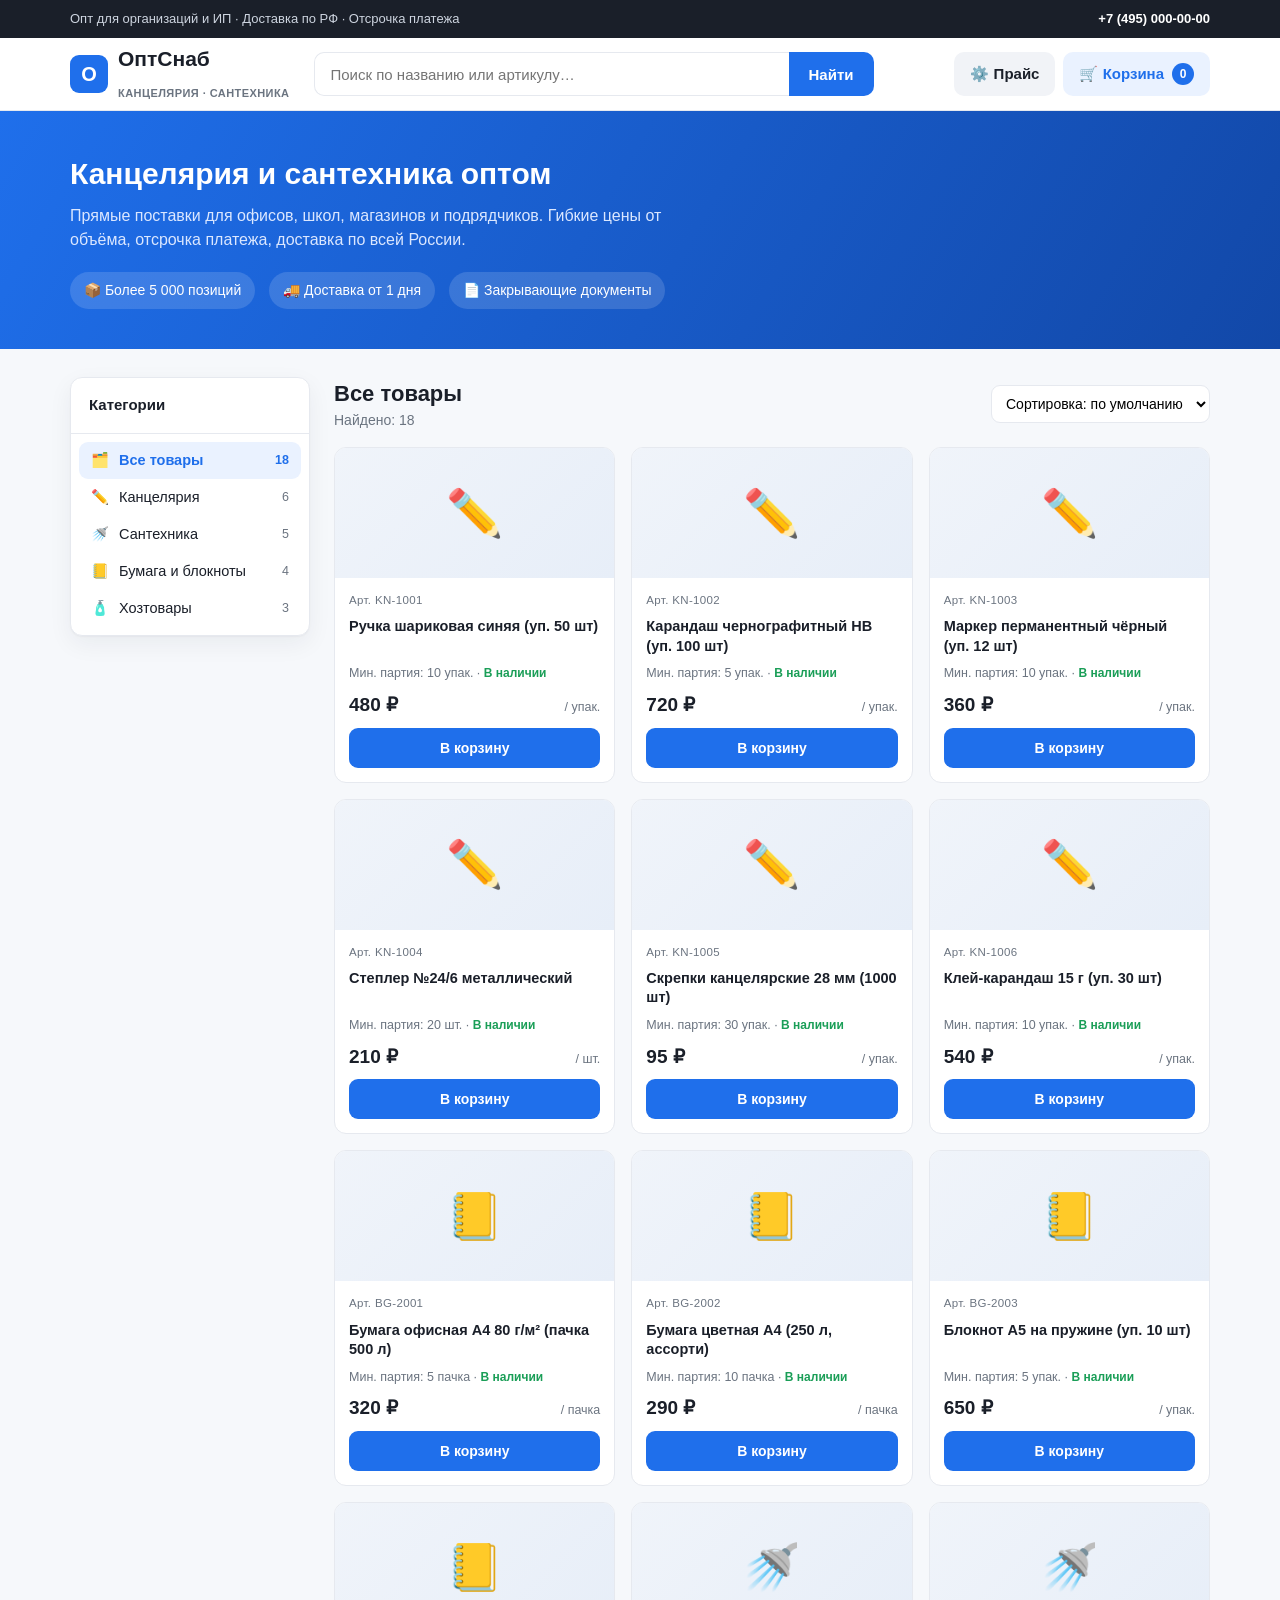
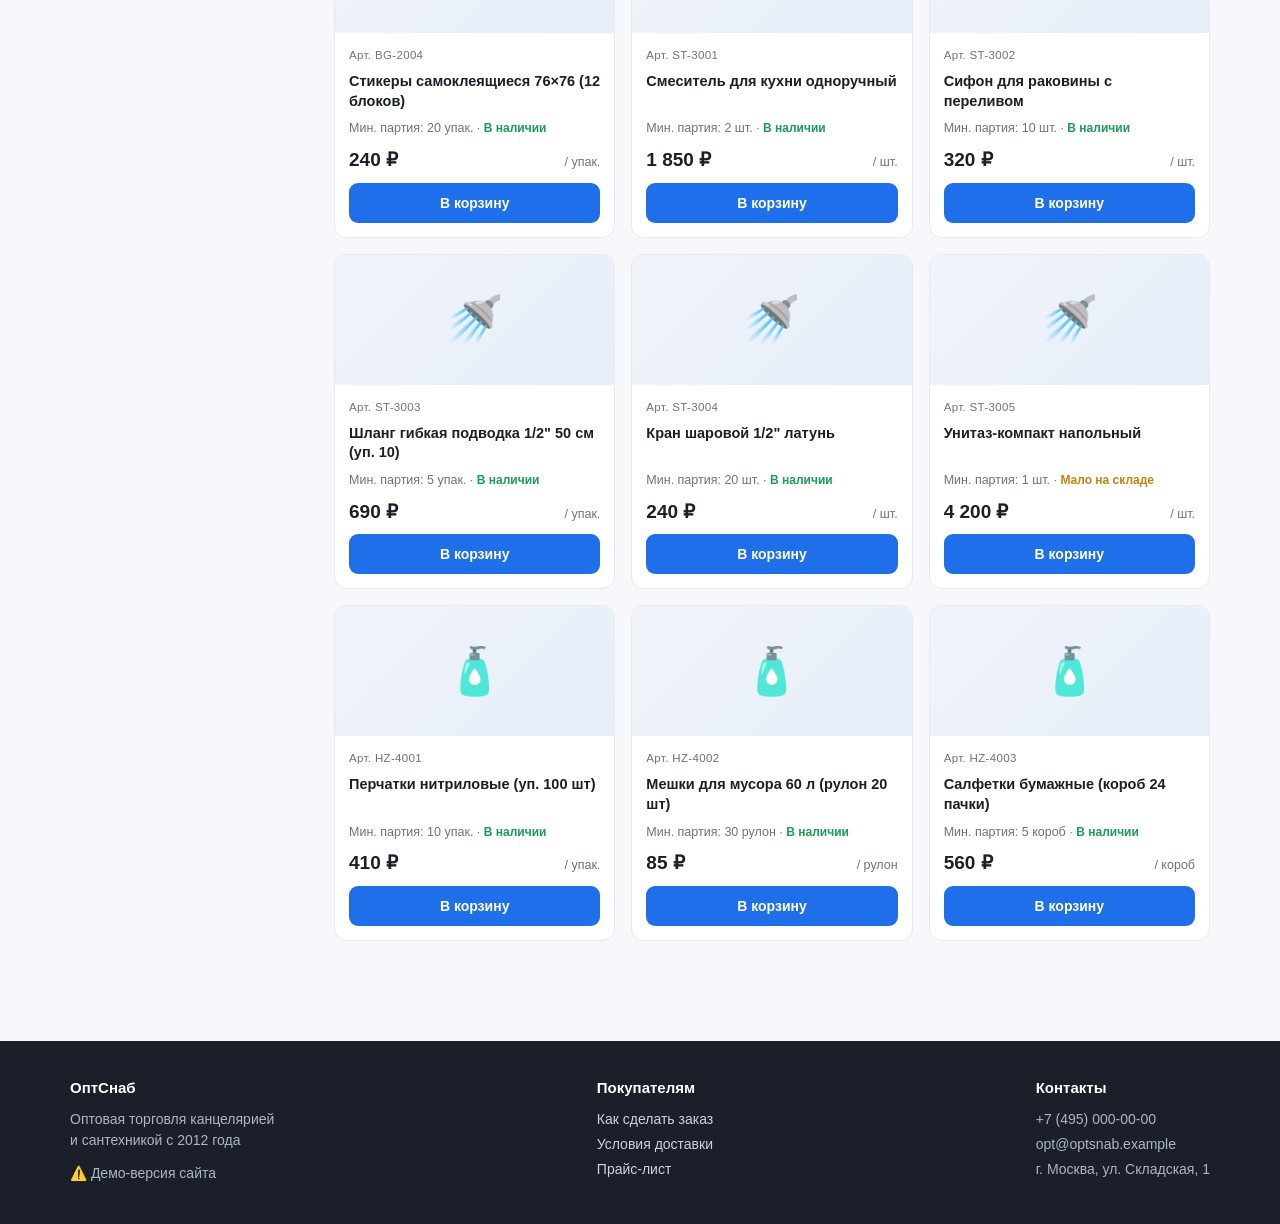
<file: index.html>
<!DOCTYPE html>
<html lang="ru">
<head>
  <meta charset="UTF-8">
  <meta name="viewport" content="width=device-width, initial-scale=1.0">
  <title>ОптСнаб — канцелярия и сантехника оптом</title>
  <meta name="description" content="Оптовая торговля канцелярскими товарами, бумагой, сантехникой и хозтоварами. Работаем с организациями и ИП.">
  <link rel="stylesheet" href="assets/css/styles.css">
</head>
<body>

  <!-- Верхняя полоса -->
  <div class="topbar">
    <div class="container">
      <span>Опт для организаций и ИП · Доставка по РФ · Отсрочка платежа</span>
      <span><a href="tel:+74950000000" class="phone">+7 (495) 000-00-00</a></span>
    </div>
  </div>

  <!-- Шапка -->
  <header class="header">
    <div class="container">
      <a href="index.html" class="logo">
        <span class="mark">О</span>
        <span>ОптСнаб<br><span class="sub">канцелярия · сантехника</span></span>
      </a>
      <form class="searchbar" id="searchForm" onsubmit="return false">
        <input type="search" id="searchInput" placeholder="Поиск по названию или артикулу…" autocomplete="off">
        <button type="button" id="searchBtn">Найти</button>
      </form>
      <div class="header-actions">
        <a class="cart-btn" href="admin.html" title="Загрузка прайса" style="background:#f1f3f7;color:#1a1f29">⚙️ Прайс</a>
        <button class="cart-btn" id="openCart">
          🛒 Корзина <span class="cart-count" id="cartCount">0</span>
        </button>
      </div>
    </div>
  </header>

  <!-- Hero -->
  <section class="hero">
    <div class="container">
      <h1>Канцелярия и сантехника оптом</h1>
      <p>Прямые поставки для офисов, школ, магазинов и подрядчиков. Гибкие цены от объёма, отсрочка платежа, доставка по всей России.</p>
      <div class="badges">
        <span class="badge">📦 Более 5 000 позиций</span>
        <span class="badge">🚚 Доставка от 1 дня</span>
        <span class="badge">📄 Закрывающие документы</span>
      </div>
    </div>
  </section>

  <!-- Каталог -->
  <div class="container">
    <div class="layout">
      <aside class="sidebar">
        <div class="panel">
          <h3>Категории</h3>
          <ul class="cat-list" id="catList"></ul>
        </div>
      </aside>

      <main>
        <div class="catalog-head">
          <div>
            <h2 id="catTitle">Все товары</h2>
            <div class="found" id="foundCount"></div>
          </div>
          <div class="sort">
            <select id="sortSelect">
              <option value="default">Сортировка: по умолчанию</option>
              <option value="price-asc">Цена: по возрастанию</option>
              <option value="price-desc">Цена: по убыванию</option>
              <option value="name">Название: А–Я</option>
            </select>
          </div>
        </div>
        <div class="grid" id="grid"></div>
      </main>
    </div>
  </div>

  <!-- Подвал -->
  <footer class="footer">
    <div class="container">
      <div class="col">
        <h4>ОптСнаб</h4>
        <p>Оптовая торговля канцелярией<br>и сантехникой с 2012 года</p>
        <p style="margin-top:12px">⚠️ Демо-версия сайта</p>
      </div>
      <div class="col">
        <h4>Покупателям</h4>
        <p><a href="#">Как сделать заказ</a></p>
        <p><a href="#">Условия доставки</a></p>
        <p><a href="#">Прайс-лист</a></p>
      </div>
      <div class="col">
        <h4>Контакты</h4>
        <p>+7 (495) 000-00-00</p>
        <p>opt@optsnab.example</p>
        <p>г. Москва, ул. Складская, 1</p>
      </div>
    </div>
  </footer>

  <!-- Модалка: карточка товара -->
  <div class="modal-overlay" id="productModal">
    <div class="modal wide">
      <div class="modal-head">
        <h3>Карточка товара</h3>
        <button class="modal-close" data-close>&times;</button>
      </div>
      <div class="modal-body" id="productModalBody"></div>
    </div>
  </div>

  <!-- Модалка: корзина -->
  <div class="modal-overlay" id="cartModal">
    <div class="modal">
      <div class="modal-head">
        <h3>Корзина</h3>
        <button class="modal-close" data-close>&times;</button>
      </div>
      <div class="modal-body" id="cartModalBody"></div>
    </div>
  </div>

  <!-- Модалка: оптовая заявка -->
  <div class="modal-overlay" id="orderModal">
    <div class="modal">
      <div class="modal-head">
        <h3>Оптовая заявка</h3>
        <button class="modal-close" data-close>&times;</button>
      </div>
      <div class="modal-body" id="orderModalBody"></div>
    </div>
  </div>

  <div class="toast" id="toast"></div>

  <script src="assets/js/data.js"></script>
  <script src="assets/js/store.js"></script>
  <script src="assets/js/app.js"></script>
</body>
</html>
</file>
<file: assets/css/styles.css>
/* ===== Базовое ===== */
:root {
  --blue: #1f6feb;
  --blue-dark: #1a5fd0;
  --blue-soft: #eaf2ff;
  --ink: #1a1f29;
  --muted: #6b7480;
  --line: #e6e9ef;
  --bg: #f6f8fb;
  --white: #fff;
  --green: #1a9e57;
  --radius: 12px;
  --shadow: 0 1px 2px rgba(20,30,50,.04), 0 8px 24px rgba(20,30,50,.06);
  --maxw: 1180px;
}

* { box-sizing: border-box; }
html, body { margin: 0; padding: 0; }
body {
  font-family: -apple-system, BlinkMacSystemFont, "Segoe UI", Roboto, "Helvetica Neue", Arial, sans-serif;
  color: var(--ink);
  background: var(--bg);
  line-height: 1.5;
  -webkit-font-smoothing: antialiased;
}
a { color: var(--blue); text-decoration: none; }
a:hover { text-decoration: underline; }
img { max-width: 100%; }

.container { max-width: var(--maxw); margin: 0 auto; padding: 0 20px; }

/* ===== Шапка ===== */
.topbar {
  background: var(--ink);
  color: #cdd4df;
  font-size: 13px;
}
.topbar .container { display: flex; justify-content: space-between; align-items: center; height: 38px; gap: 16px; flex-wrap: wrap; }
.topbar a { color: #cdd4df; }
.topbar .phone { color: #fff; font-weight: 600; }

.header {
  background: var(--white);
  border-bottom: 1px solid var(--line);
  position: sticky; top: 0; z-index: 50;
}
.header .container { display: flex; align-items: center; gap: 24px; height: 72px; }
.logo { display: flex; align-items: center; gap: 10px; font-weight: 800; font-size: 21px; color: var(--ink); white-space: nowrap; }
.logo:hover { text-decoration: none; }
.logo .mark {
  width: 38px; height: 38px; border-radius: 9px;
  background: var(--blue); color: #fff;
  display: grid; place-items: center; font-size: 20px;
}
.logo .sub { font-size: 11px; font-weight: 600; color: var(--muted); letter-spacing: .04em; text-transform: uppercase; }

.searchbar { flex: 1; display: flex; max-width: 560px; }
.searchbar input {
  flex: 1; height: 44px; border: 1.5px solid var(--line); border-right: none;
  border-radius: 10px 0 0 10px; padding: 0 16px; font-size: 15px; outline: none;
}
.searchbar input:focus { border-color: var(--blue); }
.searchbar button {
  height: 44px; padding: 0 20px; border: none; background: var(--blue); color: #fff;
  border-radius: 0 10px 10px 0; font-size: 15px; font-weight: 600; cursor: pointer;
}
.searchbar button:hover { background: var(--blue-dark); }

.header-actions { display: flex; align-items: center; gap: 8px; margin-left: auto; }
.cart-btn {
  display: flex; align-items: center; gap: 8px; height: 44px; padding: 0 16px;
  background: var(--blue-soft); color: var(--blue); border: none; border-radius: 10px;
  font-size: 15px; font-weight: 600; cursor: pointer; white-space: nowrap;
}
.cart-btn:hover { background: #dceafe; }
.cart-count {
  background: var(--blue); color: #fff; border-radius: 999px; min-width: 22px; height: 22px;
  display: grid; place-items: center; font-size: 12px; padding: 0 6px;
}

/* ===== Hero ===== */
.hero {
  background: linear-gradient(120deg, #1f6feb, #1248a8);
  color: #fff; padding: 40px 0;
}
.hero h1 { margin: 0 0 8px; font-size: 30px; }
.hero p { margin: 0; font-size: 16px; color: #dbe7ff; max-width: 640px; }
.hero .badges { display: flex; gap: 14px; margin-top: 20px; flex-wrap: wrap; }
.hero .badge { background: rgba(255,255,255,.14); padding: 8px 14px; border-radius: 999px; font-size: 14px; }

/* ===== Раскладка каталога ===== */
.layout { display: grid; grid-template-columns: 240px 1fr; gap: 24px; padding: 28px 0 60px; }
@media (max-width: 820px) { .layout { grid-template-columns: 1fr; } }

.sidebar { position: sticky; top: 92px; align-self: start; }
.panel { background: var(--white); border: 1px solid var(--line); border-radius: var(--radius); box-shadow: var(--shadow); }
.panel h3 { margin: 0; padding: 16px 18px; font-size: 15px; border-bottom: 1px solid var(--line); }
.cat-list { list-style: none; margin: 0; padding: 8px; }
.cat-list li { margin: 0; }
.cat-list button {
  width: 100%; text-align: left; border: none; background: none; cursor: pointer;
  padding: 10px 12px; border-radius: 9px; font-size: 14.5px; color: var(--ink);
  display: flex; align-items: center; gap: 10px;
}
.cat-list button:hover { background: var(--bg); }
.cat-list button.active { background: var(--blue-soft); color: var(--blue); font-weight: 600; }
.cat-list .count { margin-left: auto; color: var(--muted); font-size: 12.5px; }
.cat-list button.active .count { color: var(--blue); }

/* ===== Тулбар каталога ===== */
.catalog-head { display: flex; align-items: center; justify-content: space-between; margin-bottom: 16px; gap: 12px; flex-wrap: wrap; }
.catalog-head h2 { margin: 0; font-size: 22px; }
.catalog-head .found { color: var(--muted); font-size: 14px; }
.sort select { height: 38px; border: 1.5px solid var(--line); border-radius: 9px; padding: 0 10px; font-size: 14px; background: #fff; }

/* ===== Сетка товаров ===== */
.grid { display: grid; grid-template-columns: repeat(auto-fill, minmax(220px, 1fr)); gap: 16px; }
.card {
  background: var(--white); border: 1px solid var(--line); border-radius: var(--radius);
  overflow: hidden; display: flex; flex-direction: column; transition: box-shadow .15s, transform .15s;
}
.card:hover { box-shadow: var(--shadow); transform: translateY(-2px); }
.card .thumb {
  height: 130px; display: grid; place-items: center; font-size: 46px;
  background: linear-gradient(135deg, #f0f4fa, #e7eef8); cursor: pointer;
}
.card .body { padding: 14px; display: flex; flex-direction: column; gap: 8px; flex: 1; }
.card .sku { font-size: 11.5px; color: var(--muted); letter-spacing: .03em; }
.card .name { font-size: 14.5px; font-weight: 600; color: var(--ink); cursor: pointer; line-height: 1.35; }
.card .name:hover { color: var(--blue); }
.card .meta { font-size: 12.5px; color: var(--muted); margin-top: auto; }
.card .price-row { display: flex; align-items: baseline; justify-content: space-between; gap: 8px; }
.card .price { font-size: 19px; font-weight: 800; }
.card .unit { font-size: 12.5px; color: var(--muted); }
.stock { font-size: 12px; font-weight: 600; }
.stock.in { color: var(--green); }
.stock.low { color: #c9820a; }
.add-btn {
  border: none; background: var(--blue); color: #fff; border-radius: 9px; height: 40px;
  font-size: 14px; font-weight: 600; cursor: pointer; width: 100%;
}
.add-btn:hover { background: var(--blue-dark); }
.add-btn.added { background: var(--green); }

.empty { text-align: center; padding: 60px 20px; color: var(--muted); }
.empty .big { font-size: 40px; margin-bottom: 10px; }

/* ===== Модальные окна ===== */
.modal-overlay {
  position: fixed; inset: 0; background: rgba(20,28,44,.5); z-index: 100;
  display: none; align-items: flex-start; justify-content: center; padding: 40px 16px; overflow-y: auto;
}
.modal-overlay.open { display: flex; }
.modal {
  background: #fff; border-radius: 14px; width: 100%; max-width: 560px; box-shadow: 0 20px 60px rgba(0,0,0,.25);
  animation: pop .15s ease;
}
.modal.wide { max-width: 720px; }
@keyframes pop { from { transform: translateY(8px); opacity: 0; } to { transform: none; opacity: 1; } }
.modal-head { display: flex; align-items: center; justify-content: space-between; padding: 18px 22px; border-bottom: 1px solid var(--line); }
.modal-head h3 { margin: 0; font-size: 18px; }
.modal-close { border: none; background: none; font-size: 24px; line-height: 1; cursor: pointer; color: var(--muted); }
.modal-body { padding: 22px; }
.modal-foot { padding: 16px 22px; border-top: 1px solid var(--line); display: flex; gap: 10px; justify-content: flex-end; }

/* Карточка товара */
.product-detail { display: grid; grid-template-columns: 180px 1fr; gap: 22px; }
@media (max-width: 560px) { .product-detail { grid-template-columns: 1fr; } }
.product-detail .thumb-lg { height: 180px; border-radius: 12px; background: linear-gradient(135deg, #f0f4fa, #e7eef8); display: grid; place-items: center; font-size: 72px; }
.product-detail h2 { margin: 0 0 6px; font-size: 20px; }
.product-detail .desc { color: var(--muted); font-size: 14px; margin: 12px 0; }
.spec { display: grid; grid-template-columns: auto 1fr; gap: 6px 16px; font-size: 14px; margin: 14px 0; }
.spec dt { color: var(--muted); }
.spec dd { margin: 0; font-weight: 600; }
.qty { display: inline-flex; align-items: center; border: 1.5px solid var(--line); border-radius: 9px; overflow: hidden; }
.qty button { width: 38px; height: 40px; border: none; background: #f3f5f9; font-size: 18px; cursor: pointer; }
.qty button:hover { background: #e7ebf2; }
.qty input { width: 56px; height: 40px; border: none; text-align: center; font-size: 15px; outline: none; }

/* ===== Корзина ===== */
.cart-line { display: grid; grid-template-columns: 1fr auto auto; gap: 12px; align-items: center; padding: 12px 0; border-bottom: 1px solid var(--line); }
.cart-line .ci-name { font-size: 14px; font-weight: 600; }
.cart-line .ci-sku { font-size: 12px; color: var(--muted); }
.cart-line .ci-sum { font-weight: 700; min-width: 90px; text-align: right; }
.cart-line .ci-remove { border: none; background: none; color: #c0392b; cursor: pointer; font-size: 13px; }
.cart-total { display: flex; justify-content: space-between; align-items: baseline; padding: 16px 0 4px; font-size: 16px; }
.cart-total .sum { font-size: 24px; font-weight: 800; }
.min-warn { color: #c9820a; font-size: 12.5px; margin-top: 4px; }

/* ===== Формы ===== */
.field { margin-bottom: 14px; }
.field label { display: block; font-size: 13.5px; font-weight: 600; margin-bottom: 5px; }
.field input, .field textarea {
  width: 100%; border: 1.5px solid var(--line); border-radius: 9px; padding: 10px 12px;
  font-size: 14.5px; font-family: inherit; outline: none;
}
.field input:focus, .field textarea:focus { border-color: var(--blue); }
.field textarea { resize: vertical; min-height: 70px; }
.field .req { color: #c0392b; }

/* ===== Кнопки ===== */
.btn { border: none; border-radius: 10px; padding: 12px 22px; font-size: 15px; font-weight: 600; cursor: pointer; }
.btn-primary { background: var(--blue); color: #fff; }
.btn-primary:hover { background: var(--blue-dark); }
.btn-ghost { background: #f1f3f7; color: var(--ink); }
.btn-ghost:hover { background: #e6e9ef; }
.btn:disabled { opacity: .5; cursor: not-allowed; }

/* ===== Подвал ===== */
.footer { background: var(--ink); color: #aeb6c2; padding: 36px 0; margin-top: 40px; font-size: 14px; }
.footer .container { display: flex; justify-content: space-between; gap: 24px; flex-wrap: wrap; }
.footer a { color: #cdd4df; }
.footer h4 { color: #fff; margin: 0 0 10px; font-size: 15px; }
.footer .col p { margin: 4px 0; }

/* ===== Тосты ===== */
.toast {
  position: fixed; bottom: 24px; left: 50%; transform: translateX(-50%) translateY(20px);
  background: var(--ink); color: #fff; padding: 12px 20px; border-radius: 10px; font-size: 14px;
  opacity: 0; pointer-events: none; transition: .25s; z-index: 200; box-shadow: 0 8px 30px rgba(0,0,0,.3);
}
.toast.show { opacity: 1; transform: translateX(-50%) translateY(0); }

/* ===== Админка ===== */
.admin-wrap { max-width: 900px; margin: 0 auto; padding: 32px 20px 80px; }
.admin-note { background: #fff7e6; border: 1px solid #ffe1a6; color: #8a5a00; padding: 14px 16px; border-radius: 10px; font-size: 14px; margin-bottom: 24px; }
.dropzone {
  border: 2.5px dashed var(--line); border-radius: 14px; background: #fff; padding: 44px 24px;
  text-align: center; cursor: pointer; transition: .15s;
}
.dropzone:hover, .dropzone.drag { border-color: var(--blue); background: var(--blue-soft); }
.dropzone .ico { font-size: 48px; }
.dropzone h3 { margin: 12px 0 4px; }
.dropzone p { margin: 0; color: var(--muted); font-size: 14px; }
.status-line { margin: 18px 0; padding: 12px 16px; border-radius: 10px; font-size: 14.5px; display: none; }
.status-line.ok { display: block; background: #e8f8ef; border: 1px solid #b6e6c9; color: #14794a; }
.status-line.err { display: block; background: #fdecea; border: 1px solid #f5c2bd; color: #b23a2e; }

.preview-table { width: 100%; border-collapse: collapse; font-size: 13.5px; margin-top: 8px; background: #fff; }
.preview-table th, .preview-table td { border: 1px solid var(--line); padding: 8px 10px; text-align: left; }
.preview-table th { background: var(--bg); font-size: 12.5px; text-transform: uppercase; letter-spacing: .03em; color: var(--muted); }
.preview-table tbody tr:nth-child(even) { background: #fafbfd; }

.spec-table { width: 100%; border-collapse: collapse; font-size: 14px; margin: 10px 0 20px; background: #fff; border-radius: 10px; overflow: hidden; }
.spec-table th, .spec-table td { border: 1px solid var(--line); padding: 9px 12px; text-align: left; }
.spec-table th { background: var(--blue-soft); color: var(--blue); }
.spec-table code { background: #f1f3f7; padding: 1px 6px; border-radius: 5px; font-size: 13px; }

.toolbar-row { display: flex; gap: 10px; flex-wrap: wrap; align-items: center; margin: 20px 0; }
.muted { color: var(--muted); font-size: 13.5px; }
.pagehead { display: flex; align-items: center; justify-content: space-between; margin-bottom: 6px; }
.pagehead h1 { font-size: 26px; margin: 0; }
</file>
